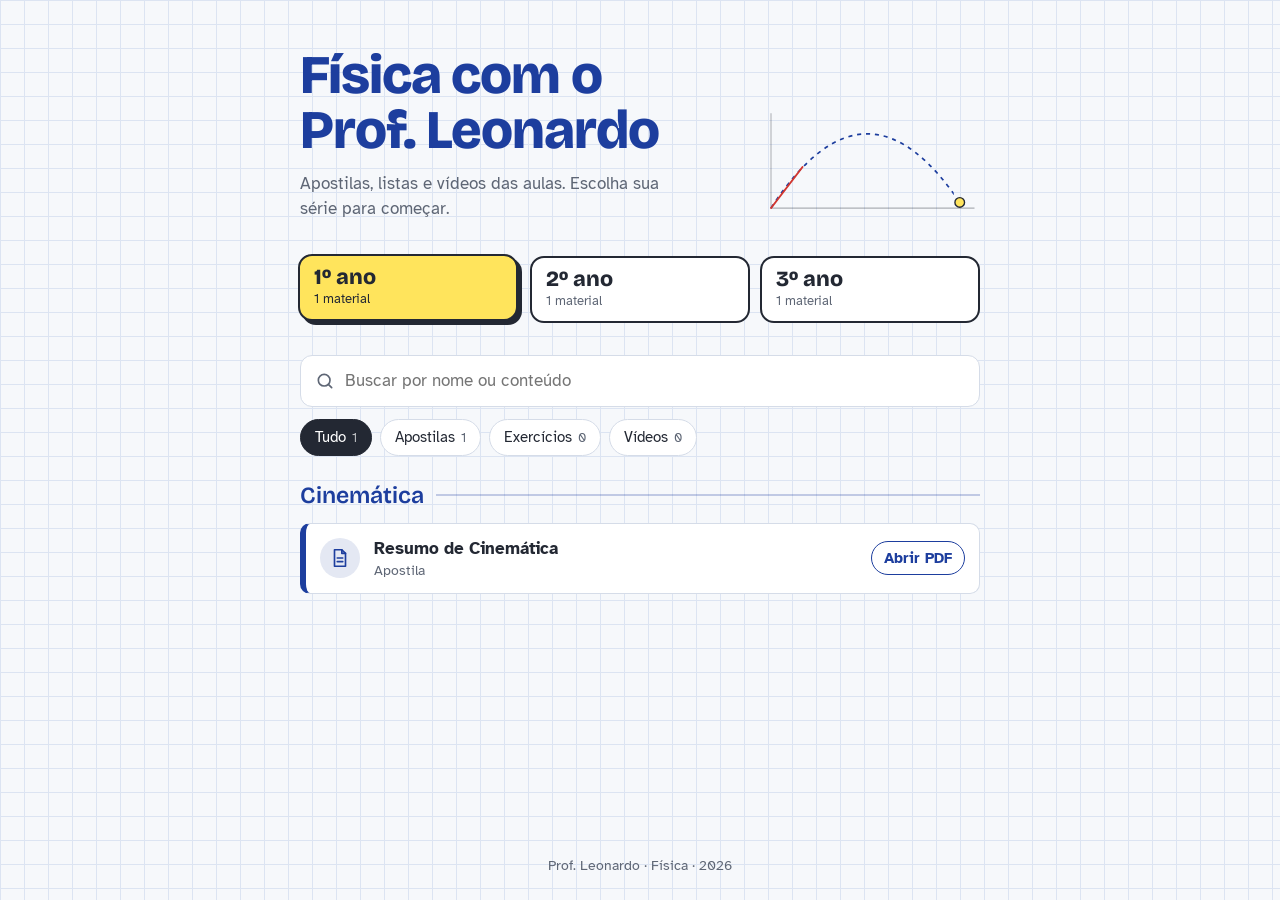
<file: index.html>
<!DOCTYPE html>
<html lang="pt-BR">
<head>
  <meta charset="UTF-8">
  <meta name="viewport" content="width=device-width, initial-scale=1.0">
  <meta name="theme-color" content="#1D3E9E">
  <title>Física com o Prof. Leonardo</title>
  <link rel="preconnect" href="https://fonts.googleapis.com">
  <link rel="preconnect" href="https://fonts.gstatic.com" crossorigin>
  <link href="https://fonts.googleapis.com/css2?family=Atkinson+Hyperlegible:wght@400;700&family=Bricolage+Grotesque:opsz,wght@12..96,600;12..96,800&display=swap" rel="stylesheet">
  <link rel="stylesheet" href="style.css">
</head>
<body>

  <header class="topo">
    <div class="topo-texto">
      <h1>Física com o Prof.&nbsp;Leonardo</h1>
      <p>Apostilas, listas e vídeos das aulas. Escolha sua série para começar.</p>
    </div>
    <svg class="trajetoria" id="trajetoria" viewBox="0 0 320 170" aria-hidden="true">
      <defs>
        <clipPath id="revelar">
          <rect x="0" y="-80" width="0" height="260">
            <animate attributeName="width" from="0" to="320" dur="1.4s" begin="0.2s" fill="freeze" calcMode="spline" keySplines=".3 .1 .6 1"/>
          </rect>
        </clipPath>
      </defs>
      <line class="eixo" x1="16" y1="150" x2="312" y2="150"/>
      <line class="eixo" x1="16" y1="150" x2="16" y2="12"/>
      <path class="curva" clip-path="url(#revelar)" d="M16 150 Q 156 -66 296 150"/>
      <line class="vetor" x1="16" y1="150" x2="62" y2="90"/>
      <circle class="bola" r="7" cx="0" cy="0">
        <animateMotion dur="1.4s" begin="0.2s" fill="freeze" calcMode="spline" keyPoints="0;1" keyTimes="0;1" keySplines=".3 .1 .6 1" path="M16 150 Q 156 -66 296 150"/>
      </circle>
    </svg>
  </header>

  <div class="barra" id="barra">
    <nav class="series" aria-label="Série">
      <button data-serie="1"><span>1º ano</span><small></small></button>
      <button data-serie="2"><span>2º ano</span><small></small></button>
      <button data-serie="3"><span>3º ano</span><small></small></button>
    </nav>
  </div>

  <main>
    <div class="filtros">
      <label class="busca">
        <svg viewBox="0 0 24 24" aria-hidden="true"><circle cx="11" cy="11" r="7"/><path d="m20 20-4-4"/></svg>
        <input type="search" id="busca" placeholder="Buscar por nome ou conteúdo" aria-label="Buscar material">
      </label>
      <div class="tipos" role="group" aria-label="Tipo de material">
        <button data-tipo="">Tudo</button>
        <button data-tipo="apostila">Apostilas</button>
        <button data-tipo="exercicio">Exercícios</button>
        <button data-tipo="video">Vídeos</button>
      </div>
    </div>

    <p id="aviso" class="aviso" hidden></p>
    <div id="lista" aria-live="polite"></div>
  </main>

  <footer>Prof. Leonardo · Física · 2026</footer>

  <dialog id="player" aria-labelledby="player-titulo">
    <div class="player-topo">
      <strong id="player-titulo"></strong>
      <button id="fechar">Fechar</button>
    </div>
    <div class="player-video"><iframe id="player-frame" title="Vídeo da aula" allow="autoplay; encrypted-media; fullscreen" allowfullscreen></iframe></div>
  </dialog>

  <script src="materiais.js"></script>
  <script src="script.js"></script>
</body>
</html>
</file>
<file: style.css>
* { margin: 0; padding: 0; box-sizing: border-box; }

:root {
  --papel: #F6F8FB;
  --grade: #DCE4F2;
  --tinta: #1D3E9E;
  --tinta-escura: #142C73;
  --grafite: #232833;
  --suave: #5E6675;
  --linha: #D5DCE8;
  --marca: #FFE45C;
  --verde: #1E8558;
  --vermelho: #D1362F;

  --titulo: "Bricolage Grotesque", "Segoe UI", system-ui, sans-serif;
  --texto: "Atkinson Hyperlegible", system-ui, -apple-system, "Segoe UI", sans-serif;
  --largura: 720px;
}

html { scroll-padding-top: 90px; }

body {
  font-family: var(--texto);
  font-size: 1.0625rem;
  line-height: 1.5;
  color: var(--grafite);
  background-color: var(--papel);
  background-image:
    linear-gradient(var(--grade) 1px, transparent 1px),
    linear-gradient(90deg, var(--grade) 1px, transparent 1px);
  background-size: 24px 24px;
  min-height: 100vh;
  display: flex;
  flex-direction: column;
}

:focus-visible { outline: 3px solid var(--tinta); outline-offset: 2px; border-radius: 6px; }

/* ---------- topo ---------- */
.topo {
  width: 100%; max-width: var(--largura); margin: 0 auto;
  padding: 48px 20px 24px;
  display: grid; grid-template-columns: 1fr 220px; align-items: end; gap: 16px;
}
.topo h1 {
  font-family: var(--titulo); font-weight: 800;
  font-size: clamp(2.1rem, 6.5vw, 3.4rem);
  line-height: 1.02; letter-spacing: -0.02em; color: var(--tinta);
}
.topo p { margin-top: 12px; color: var(--suave); max-width: 34ch; }

.trajetoria { width: 100%; overflow: visible; }
.trajetoria .eixo { stroke: var(--grafite); stroke-width: 1.5; opacity: .35; }
.trajetoria .curva {
  fill: none; stroke: var(--tinta); stroke-width: 2.5; stroke-dasharray: 6 7;
}
.trajetoria .vetor { stroke: var(--vermelho); stroke-width: 2.5; stroke-linecap: round; }
.trajetoria .bola { fill: var(--marca); stroke: var(--grafite); stroke-width: 2; }

/* ---------- barra das séries (fica presa no topo) ---------- */
.barra {
  position: sticky; top: 0; z-index: 10;
  padding: 10px 20px;
  transition: background-color .2s, box-shadow .2s;
}
.barra.grudada { background: rgba(246, 248, 251, .94); box-shadow: 0 1px 0 var(--linha); backdrop-filter: blur(6px); }

.series {
  max-width: calc(var(--largura) - 40px); margin: 0 auto;
  display: grid; grid-template-columns: repeat(3, 1fr); gap: 10px;
}
.series button {
  font: inherit; cursor: pointer; text-align: left;
  background: #fff; color: var(--grafite);
  border: 2px solid var(--grafite); border-radius: 14px;
  padding: 10px 14px;
  display: flex; flex-direction: column;
  transition: transform .12s, background-color .12s;
}
.series button span { font-family: var(--titulo); font-weight: 800; font-size: 1.35rem; line-height: 1.1; }
.series button small { font-size: .82rem; color: var(--suave); }
.series button:hover { transform: translateY(-2px); }
.series button.ativo {
  background: var(--marca);
  box-shadow: 4px 4px 0 var(--grafite);
  transform: translate(-2px, -2px);
}
.series button.ativo small { color: var(--grafite); }

/* ---------- conteúdo ---------- */
main { width: 100%; max-width: var(--largura); margin: 0 auto; padding: 8px 20px 48px; flex: 1; }

.filtros { display: flex; flex-direction: column; gap: 12px; margin: 14px 0 22px; }

.busca {
  display: flex; align-items: center; gap: 10px;
  background: #fff; border: 1.5px solid var(--linha); border-radius: 12px; padding: 0 14px;
}
.busca:focus-within { border-color: var(--tinta); }
.busca svg { width: 20px; height: 20px; fill: none; stroke: var(--suave); stroke-width: 2; stroke-linecap: round; flex: none; }
.busca input { flex: 1; border: 0; outline: 0; background: none; font: inherit; padding: 12px 0; color: var(--grafite); }

.tipos { display: flex; flex-wrap: wrap; gap: 8px; }
.tipos button {
  font: inherit; font-size: .95rem; cursor: pointer; white-space: nowrap;
  background: #fff; color: var(--grafite);
  border: 1.5px solid var(--linha); border-radius: 999px; padding: 6px 14px;
}
.tipos button::after { content: attr(data-n); margin-left: 6px; color: var(--suave); font-size: .85em; }
.tipos button.ativo { background: var(--grafite); border-color: var(--grafite); color: #fff; }
.tipos button.ativo::after { color: #fff; opacity: .7; }

.aviso {
  background: var(--marca); color: var(--grafite);
  padding: 12px 16px; border-radius: 4px 14px 14px 14px;
  font-weight: 700; margin-bottom: 26px;
  transform: rotate(-0.4deg);
}

/* seções de conteúdo, como capítulos do caderno */
.conteudo { margin-bottom: 30px; }
.conteudo h2 {
  font-family: var(--titulo); font-weight: 600; font-size: 1.45rem; color: var(--tinta);
  display: flex; align-items: center; gap: 12px; margin-bottom: 10px;
}
.conteudo h2::after { content: ""; flex: 1; height: 2px; background: var(--tinta); opacity: .25; }

.conteudo ul { list-style: none; display: flex; flex-direction: column; gap: 8px; }

.item {
  --cor: var(--tinta);
  display: flex; align-items: center; gap: 14px;
  background: #fff; color: inherit; text-decoration: none;
  border: 1.5px solid var(--linha); border-left: 6px solid var(--cor);
  border-radius: 10px; padding: 12px 14px;
  transition: border-color .12s, transform .12s;
}
.item.tipo-exercicio { --cor: var(--verde); }
.item.tipo-video { --cor: var(--vermelho); }
.item:hover { border-color: var(--cor); transform: translateX(3px); }

.icone {
  width: 40px; height: 40px; flex: none; border-radius: 50%;
  display: grid; place-items: center;
  background: color-mix(in srgb, var(--cor) 12%, #fff);
}
.icone svg { width: 22px; height: 22px; fill: none; stroke: var(--cor); stroke-width: 1.8; stroke-linejoin: round; stroke-linecap: round; }
.tipo-video .icone svg { fill: var(--cor); }

.texto { flex: 1; min-width: 0; display: flex; flex-direction: column; }
.texto strong { font-weight: 700; overflow-wrap: anywhere; }
.texto small { font-size: .85rem; color: var(--suave); }

.acao {
  flex: none; font-weight: 700; font-size: .92rem; color: var(--cor);
  border: 1.5px solid currentColor; border-radius: 999px; padding: 5px 12px;
}
.item:hover .acao { background: var(--cor); color: #fff; border-color: var(--cor); }

.vazio {
  text-align: center; padding: 40px 20px; background: #fff;
  border: 2px dashed var(--linha); border-radius: 14px;
  display: flex; flex-direction: column; align-items: center; gap: 6px;
}
.vazio span { color: var(--suave); }
.vazio button {
  margin-top: 10px; font: inherit; font-weight: 700; cursor: pointer;
  background: var(--tinta); color: #fff; border: 0; border-radius: 999px; padding: 8px 18px;
}

footer { text-align: center; color: var(--suave); font-size: .85rem; padding: 24px; }

/* ---------- player de vídeo ---------- */
dialog {
  border: 0; border-radius: 16px; padding: 0; width: min(920px, 94vw);
  margin: auto; background: var(--grafite); color: #fff; overflow: hidden;
}
dialog::backdrop { background: rgba(20, 24, 33, .75); }
.player-topo { display: flex; justify-content: space-between; align-items: center; gap: 12px; padding: 12px 16px; }
.player-topo button {
  font: inherit; font-weight: 700; cursor: pointer;
  background: #fff; color: var(--grafite); border: 0; border-radius: 999px; padding: 6px 14px;
}
.player-video { aspect-ratio: 16 / 9; background: #000; }
.player-video iframe { width: 100%; height: 100%; border: 0; display: block; }

/* ---------- celular ---------- */
@media (max-width: 600px) {
  body { font-size: 1rem; }
  .topo { grid-template-columns: 1fr 88px; align-items: start; padding-top: 28px; gap: 8px; }
  .topo-texto { display: contents; }
  .topo h1 { grid-column: 1; grid-row: 1; }
  .topo p { grid-column: 1 / -1; grid-row: 2; margin-top: 4px; }
  .trajetoria { grid-column: 2; grid-row: 1; margin-top: 8px; }
  .tipos { gap: 6px; }
  .tipos button { padding: 5px 9px; font-size: .86rem; }
  .tipos button::after { margin-left: 4px; }
  .barra { padding: 8px 14px; }
  main { padding: 6px 14px 40px; }
  .series { gap: 8px; }
  .series button { padding: 8px 10px; border-radius: 12px; }
  .series button span { font-size: 1.15rem; }
  .series button small { font-size: .75rem; }
  .item { padding: 12px; gap: 12px; }
  .icone { width: 36px; height: 36px; }
  .acao { padding: 4px 10px; font-size: .85rem; }
}

@media (prefers-reduced-motion: reduce) {
  * { transition: none !important; }
}
</file>
